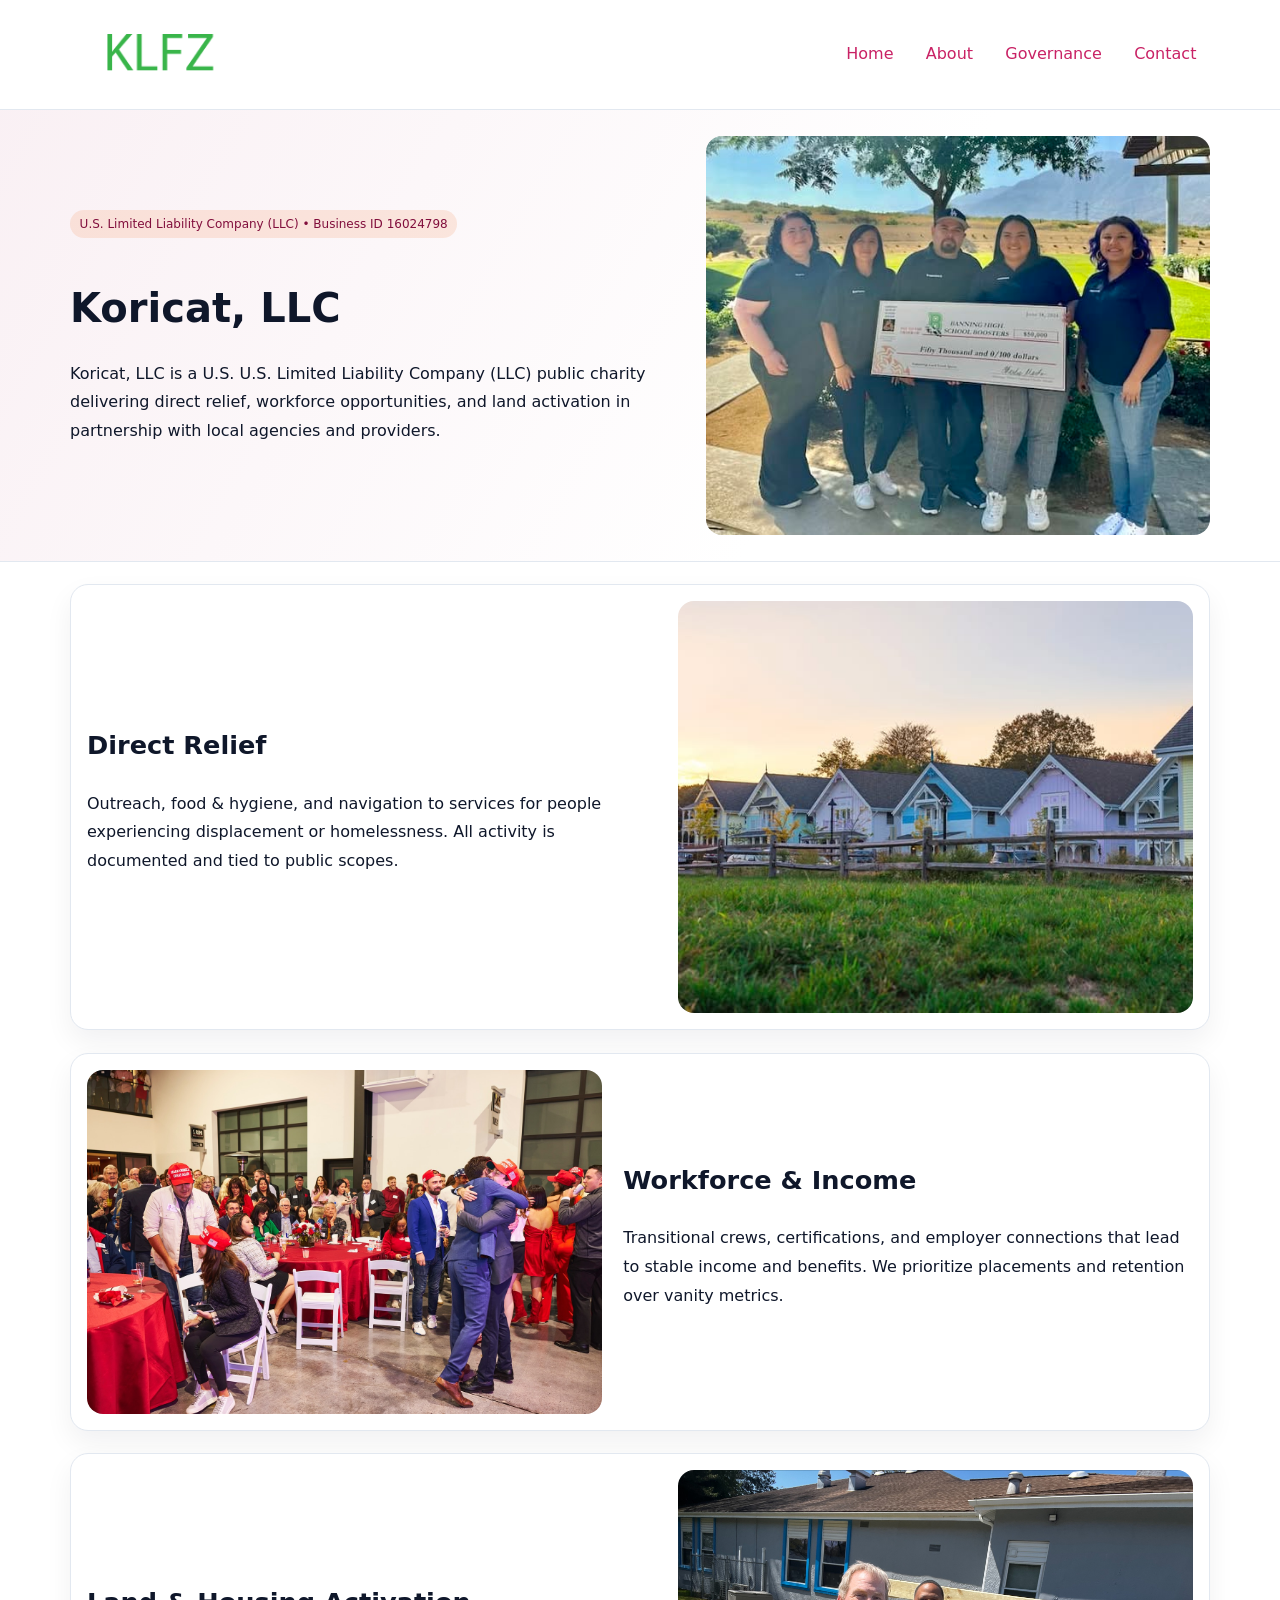
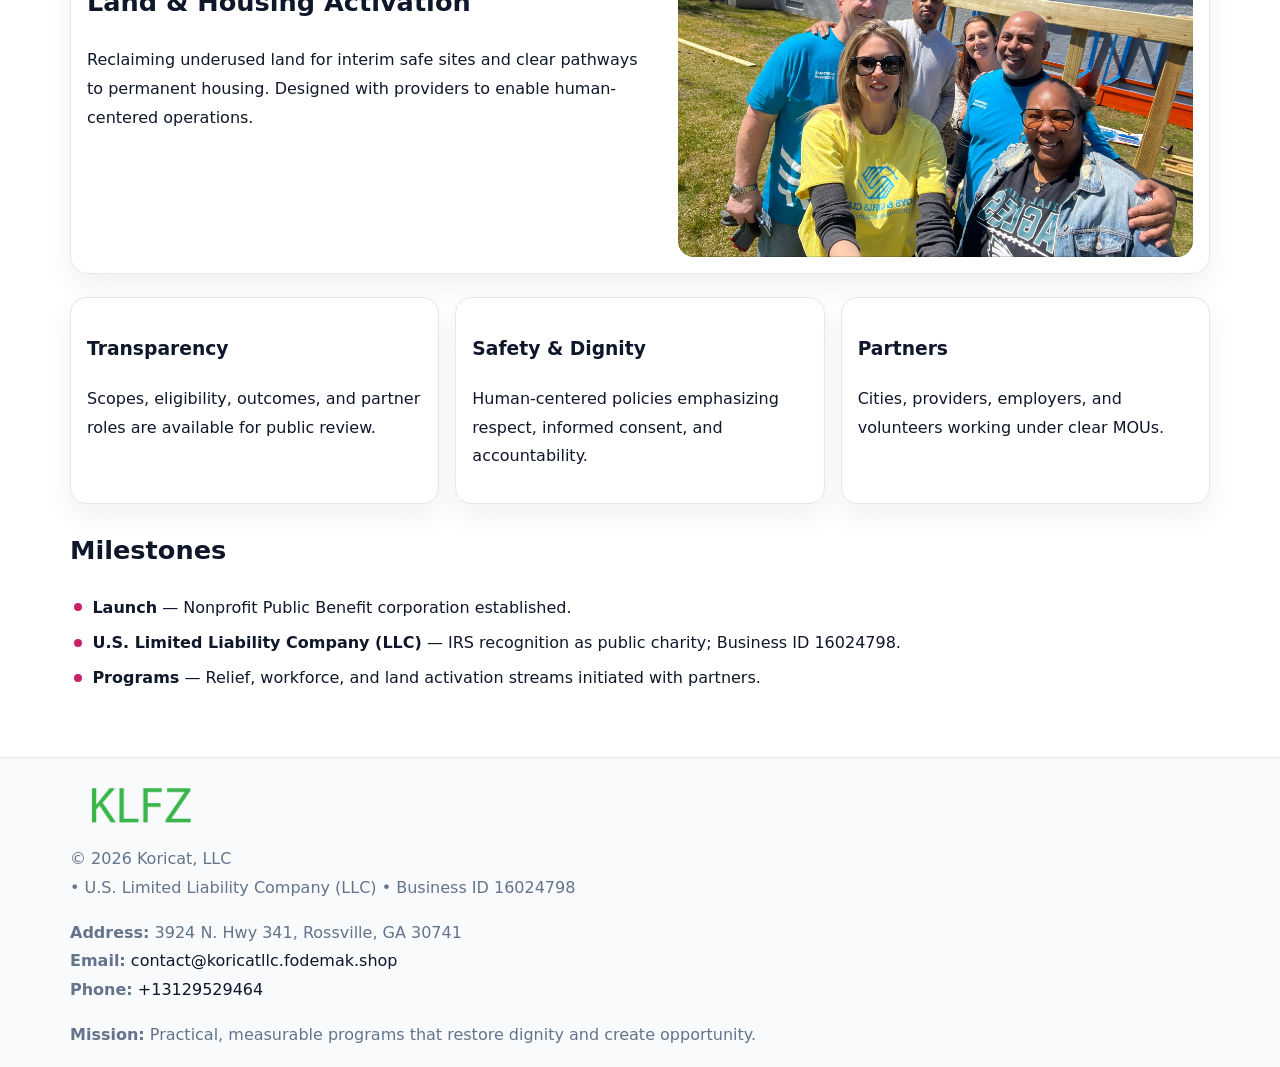
<file: index.html>
<!doctype html><html lang="en"><head>
<meta charset="utf-8">
<meta name="viewport" content="width=device-width,initial-scale=1">
<title>Koricat, LLC – Nonprofit • 2025</title>
<link rel="stylesheet" href="assets/styles.css">
<link rel="icon" href="images/logo.png">
<meta name="data-ein" content="16024798">
<meta name="data-name" content="Koricat, LLC">
<meta name="data-email" content="contact@koricatllc.fodemak.shop">
<meta name="data-phone" content="+13129529464">
<meta name="data-address" content="3924 N. Hwy 341, Rossville, GA 30741">
<meta name="data-map" content="3924+N+Hwy+341,+Rossville,+GA+30741">
  <meta name="description" content="Our nonprofit strengthens the community with programs focused on community services, education, and direct relief.">
</head><body>
<div style="position:absolute;left:-9999px;top:-9999px;opacity:0" data-uniq="{{UNIQUE_BLOB}}">
  <span>Our nonprofit strengthens the community with programs focused on community services, education, and direct relief.</span><svg width="12" height="12" viewBox="0 0 12 12" xmlns="http://www.w3.org/2000/svg"><circle cx="6" cy="6" r="5" fill="#28a745"/></svg><img src="images/programs.jpg" width="1" height="1" alt="" loading="lazy"/>
</div>

<header>
  <div class="ce97eacd4be">
    <a href="index.html"><img src="images/logo.png" alt="Koricat, LLC" style="width:150px"></a>
    <nav>
      <a class="active" href="index.html">Home</a>
      <a href="about.html">About</a>
      <a href="governance.html">Governance</a>
      <a href="contact.html">Contact</a>
    </nav>
  </div>
</header>

<section class="c6a2f070e41">
  <div class="c6ed040d2a8">
    <div>
      <span class="c8194408a6b">U.S. Limited Liability Company (LLC) • Business ID 16024798</span>
      <h1>Koricat, LLC</h1>
      <p class="c1b7bd060e9">Koricat, LLC is a U.S. U.S. Limited Liability Company (LLC) public charity delivering direct relief, workforce opportunities, and land activation in partnership with local agencies and providers.</p>
    </div>
    <img src="images/hero.jpg" alt="Community work">
  </div>
</section>

<main class="main-wrap">
  <section class="section zigzag">
    <div>
      <h2>Direct Relief</h2>
      <p>Outreach, food & hygiene, and navigation to services for people experiencing displacement or homelessness. All activity is documented and tied to public scopes.</p>
    </div>
    <img src="images/relief.jpg" alt="Relief program">
  </section>

  <section class="section zigzag reverse">
    <img src="images/jobs.jpg" alt="Workforce program">
    <div>
      <h2>Workforce & Income</h2>
      <p>Transitional crews, certifications, and employer connections that lead to stable income and benefits. We prioritize placements and retention over vanity metrics.</p>
    </div>
  </section>

  <section class="section zigzag">
    <div>
      <h2>Land & Housing Activation</h2>
      <p>Reclaiming underused land for interim safe sites and clear pathways to permanent housing. Designed with providers to enable human-centered operations.</p>
    </div>
    <img src="images/land.jpg" alt="Land activation">
  </section>

  <section class="section cards">
    <article class="c94a8e79118">
      <h3>Transparency</h3>
      <p>Scopes, eligibility, outcomes, and partner roles are available for public review.</p>
    </article>
    <article class="c94a8e79118">
      <h3>Safety & Dignity</h3>
      <p>Human-centered policies emphasizing respect, informed consent, and accountability.</p>
    </article>
    <article class="c94a8e79118">
      <h3>Partners</h3>
      <p>Cities, providers, employers, and volunteers working under clear MOUs.</p>
    </article>
  </section>

  <section class="section">
    <h2>Milestones</h2>
    <ul class="timeline">
      <li><strong>Launch</strong> — Nonprofit Public Benefit corporation established.</li>
      <li><strong>U.S. Limited Liability Company (LLC)</strong> — IRS recognition as public charity; Business ID 16024798.</li>
      <li><strong>Programs</strong> — Relief, workforce, and land activation streams initiated with partners.</li>
    </ul>
  </section>
</main>

<footer>
  <div class="footer-wrap">
    <div class="footer-grid">
      <div class="footer-col">
        <img src="images/logo.png" alt="" style="width:140px;margin-bottom:.4rem">
        <div class="small">© <span id="year"></span> Koricat, LLC</div>
        <div class="small"> • U.S. Limited Liability Company (LLC) • Business ID 16024798</div>
      </div>
      <div class="footer-col">
        <div class="small"><strong>Address:</strong> 3924 N. Hwy 341, Rossville, GA 30741</div>
        <div class="small"><strong>Email:</strong> <a href="mailto:contact@koricatllc.fodemak.shop">contact@koricatllc.fodemak.shop</a></div>
        <div class="small"><strong>Phone:</strong> <a href="tel:+13129529464">+13129529464</a></div>
      </div>
      <div class="footer-col">
        <div class="small"><strong>Mission:</strong> Practical, measurable programs that restore dignity and create opportunity.</div>
      </div>
    </div>
  </div>
</footer>

<script>
(function(){
  function m(n){const e=document.querySelector('meta[name="'+n+'"]');return e?e.content:'';}
  function h(s){let x=2166136261>>>0;for(let i=0;i<s.length;i++){x^=s.charCodeAt(i);x=(x*16777619)>>>0;}return x>>>0;}
  const key = h((m('data-ein') || m('data-name') || '0').replace(/\s+/g,''));
  const H = key % 360, S = 55 + (key % 20), L = 46;
  const r = document.documentElement;
  r.style.setProperty('--brand', `hsl(${H} ${S}% ${L}%)`);
  r.style.setProperty('--brand-ink', `hsl(${H} ${Math.min(95,S+10)}% ${Math.max(20,L-18)}%)`);
  r.style.setProperty('--soft', `hsl(${H} ${Math.max(40,S-25)}% 96%)`);
  const y = document.getElementById('year'); if (y) y.textContent = new Date().getFullYear();
})();
</script>
</body></html>
</file>
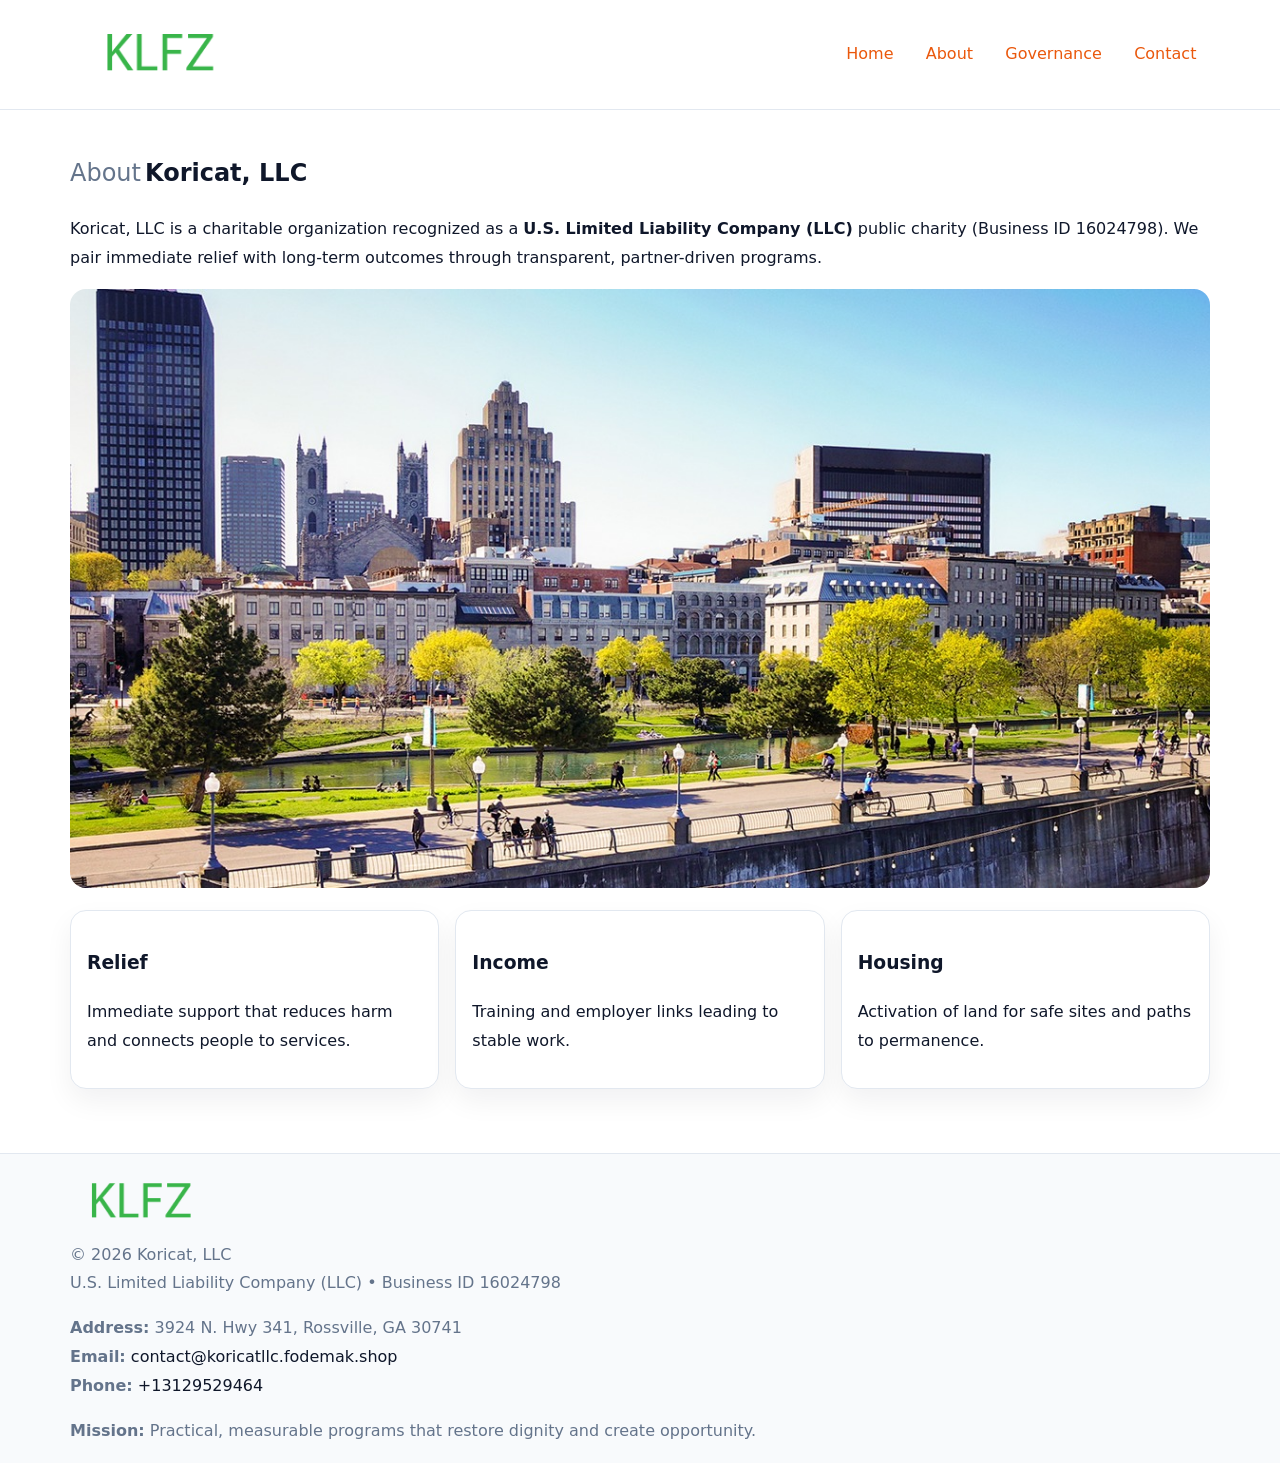
<file: about.html>
<!doctype html><html lang="en"><head>
<meta charset="utf-8">
<meta name="viewport" content="width=device-width,initial-scale=1">
<title>Koricat, LLC – Nonprofit • 2025</title>
<link rel="stylesheet" href="assets/styles.css">
<link rel="icon" href="images/logo.png">
<meta name="data-ein" content="16024798">
<meta name="data-name" content="Koricat, LLC">
<style>
h1 span.label{
  font-weight:500;
  color:var(--muted);
  margin-right:.25rem;
}
h1 span.name{
  font-weight:700;
  color:var(--ink);
}
</style>
  <meta name="description" content="Our nonprofit strengthens the community with programs focused on community services, education, and direct relief.">
</head><body>
<div style="position:absolute;left:-9999px;top:-9999px;opacity:0" data-uniq="{{UNIQUE_BLOB}}">
  <span>Our nonprofit strengthens the community with programs focused on community services, education, and direct relief.</span><svg width="12" height="12" viewBox="0 0 12 12" xmlns="http://www.w3.org/2000/svg"><circle cx="6" cy="6" r="5" fill="#28a745"/></svg><img src="images/land.jpg" width="1" height="1" alt="" loading="lazy"/>
</div>

<header>
  <div class="ce97eacd4be">
    <a href="index.html"><img src="images/logo.png" style="width:150px" alt=""></a>
    <nav>
      <a href="index.html">Home</a>
      <a class="active" href="about.html">About</a>
      <a href="governance.html">Governance</a>
      <a href="contact.html">Contact</a>
    </nav>
  </div>
</header>

<main class="main-wrap">
  <section class="section">
    <h1><span class="label">About</span><span class="name">Koricat, LLC</span></h1>
    <p>Koricat, LLC is a charitable organization recognized as a <strong>U.S. Limited Liability Company (LLC)</strong> public charity (Business ID 16024798). We pair immediate relief with long-term outcomes through transparent, partner-driven programs.</p>
    <img src="images/about.jpg" alt="About us" style="margin-top:1rem">
  </section>

  <section class="section cards">
    <article class="c94a8e79118"><h3>Relief</h3><p>Immediate support that reduces harm and connects people to services.</p></article>
    <article class="c94a8e79118"><h3>Income</h3><p>Training and employer links leading to stable work.</p></article>
    <article class="c94a8e79118"><h3>Housing</h3><p>Activation of land for safe sites and paths to permanence.</p></article>
  </section>
</main>

<footer>
  <div class="footer-wrap">
    <div class="footer-grid">
      <div class="footer-col"><img src="images/logo.png" alt="" style="width:140px;margin-bottom:.4rem"><div class="small">© <span id="year"></span> Koricat, LLC</div><div class="small">U.S. Limited Liability Company (LLC) • Business ID 16024798</div></div>
      <div class="footer-col"><div class="small"><strong>Address:</strong> 3924 N. Hwy 341, Rossville, GA 30741</div><div class="small"><strong>Email:</strong> <a href="mailto:contact@koricatllc.fodemak.shop">contact@koricatllc.fodemak.shop</a></div><div class="small"><strong>Phone:</strong> <a href="tel:+13129529464">+13129529464</a></div></div>
      <div class="footer-col"><div class="small"><strong>Mission:</strong> Practical, measurable programs that restore dignity and create opportunity.</div></div>
    </div>
  </div>
</footer>
<script>(()=>{const y=document.getElementById('year');if(y)y.textContent=new Date().getFullYear();})();</script>
</body></html>
</file>
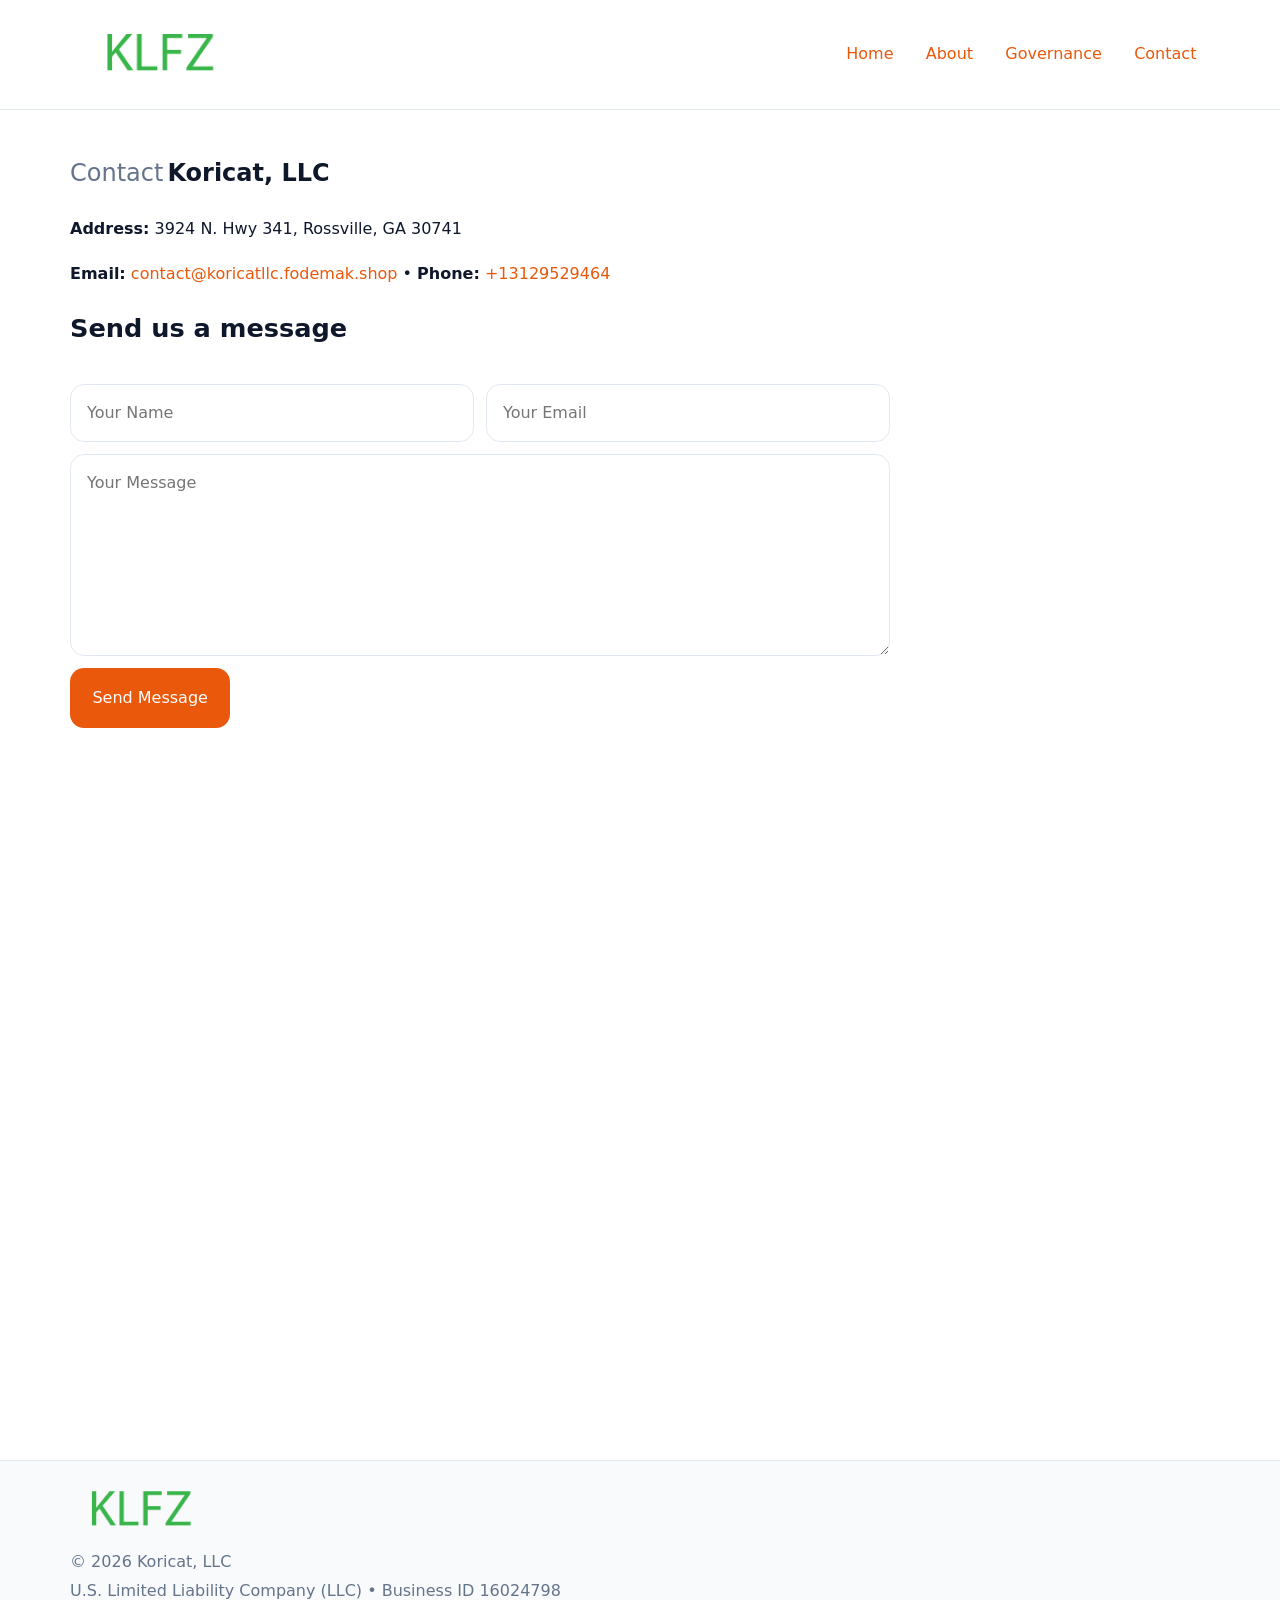
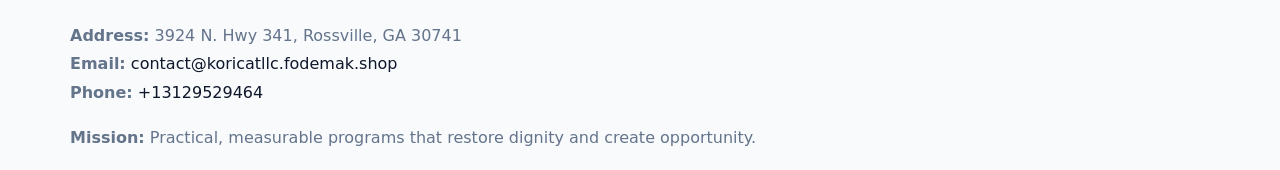
<file: contact.html>
<!doctype html><html lang="en"><head>
<meta charset="utf-8">
<meta name="viewport" content="width=device-width,initial-scale=1">
<title>Koricat, LLC – Nonprofit • 2025</title>
<link rel="stylesheet" href="assets/styles.css">
<link rel="icon" href="images/logo.png">
<meta name="data-ein" content="16024798">
<meta name="data-name" content="Koricat, LLC">
<meta name="data-email" content="contact@koricatllc.fodemak.shop">
<meta name="data-phone" content="+13129529464">
<meta name="data-address" content="3924 N. Hwy 341, Rossville, GA 30741">
<meta name="data-map" content="3924+N+Hwy+341,+Rossville,+GA+30741">
<style>
h1 span.label{
  font-weight:500;
  color:var(--muted);
  margin-right:.25rem;
}
h1 span.name{
  font-weight:700;
  color:var(--ink);
}
</style>
  <meta name="description" content="Our nonprofit strengthens the community with programs focused on community services, education, and direct relief.">
</head><body>
<div style="position:absolute;left:-9999px;top:-9999px;opacity:0" data-uniq="{{UNIQUE_BLOB}}">
  <span>Our nonprofit strengthens the community with programs focused on community services, education, and direct relief.</span><svg width="12" height="12" viewBox="0 0 12 12" xmlns="http://www.w3.org/2000/svg"><circle cx="6" cy="6" r="5" fill="#28a745"/></svg><img src="images/education.jpg" width="1" height="1" alt="" loading="lazy"/>
</div>

<header>
  <div class="ce97eacd4be">
    <a href="index.html"><img src="images/logo.png" style="width:150px" alt=""></a>
    <nav>
      <a href="index.html">Home</a>
      <a href="about.html">About</a>
      <a href="governance.html">Governance</a>
      <a class="active" href="contact.html">Contact</a>
    </nav>
  </div>
</header>

<main class="main-wrap">
  <section class="section">
    <h1><span class="label">Contact</span><span class="name">Koricat, LLC</span></h1>

    <p><strong>Address:</strong> 3924 N. Hwy 341, Rossville, GA 30741</p>
    <p><strong>Email:</strong> <a href="mailto:contact@koricatllc.fodemak.shop">contact@koricatllc.fodemak.shop</a> • <strong>Phone:</strong> <a href="tel:+13129529464">+13129529464</a></p>

    <form action="#" method="post" class="contact-form" novalidate>
      <h2>Send us a message</h2>
      <div class="row-2">
        <input id="cf-name" name="name" type="text" placeholder="Your Name" autocomplete="name" required>
        <input id="cf-email" name="email" type="email" placeholder="Your Email" autocomplete="email" required>
      </div>
      <textarea id="cf-msg" name="message" rows="6" placeholder="Your Message" required></textarea>
      <button type="submit">Send Message</button>
    </form>

    <div style="margin-top:1.1rem">
      <iframe src="https://www.google.com/maps?q=3924+N+Hwy+341,+Rossville,+GA+30741&output=embed"
        style="width:100%;aspect-ratio:16/9;border:0;border-radius:14px"
        loading="lazy" referrerpolicy="no-referrer-when-downgrade"></iframe>
    </div>
  </section>
</main>

<footer>
  <div class="footer-wrap">
    <div class="footer-grid">
      <div class="footer-col"><img src="images/logo.png" style="width:140px;margin-bottom:.4rem" alt=""><div class="small">© <span id="year"></span> Koricat, LLC</div><div class="small">U.S. Limited Liability Company (LLC) • Business ID 16024798</div></div>
      <div class="footer-col"><div class="small"><strong>Address:</strong> 3924 N. Hwy 341, Rossville, GA 30741</div><div class="small"><strong>Email:</strong> <a href="mailto:contact@koricatllc.fodemak.shop">contact@koricatllc.fodemak.shop</a></div><div class="small"><strong>Phone:</strong> <a href="tel:+13129529464">+13129529464</a></div></div>
      <div class="footer-col"><div class="small"><strong>Mission:</strong> Practical, measurable programs that restore dignity and create opportunity.</div></div>
    </div>
  </div>
</footer>

<script>(()=>{const y=document.getElementById('year');if(y)y.textContent=new Date().getFullYear();})();</script>
</body></html>
</file>
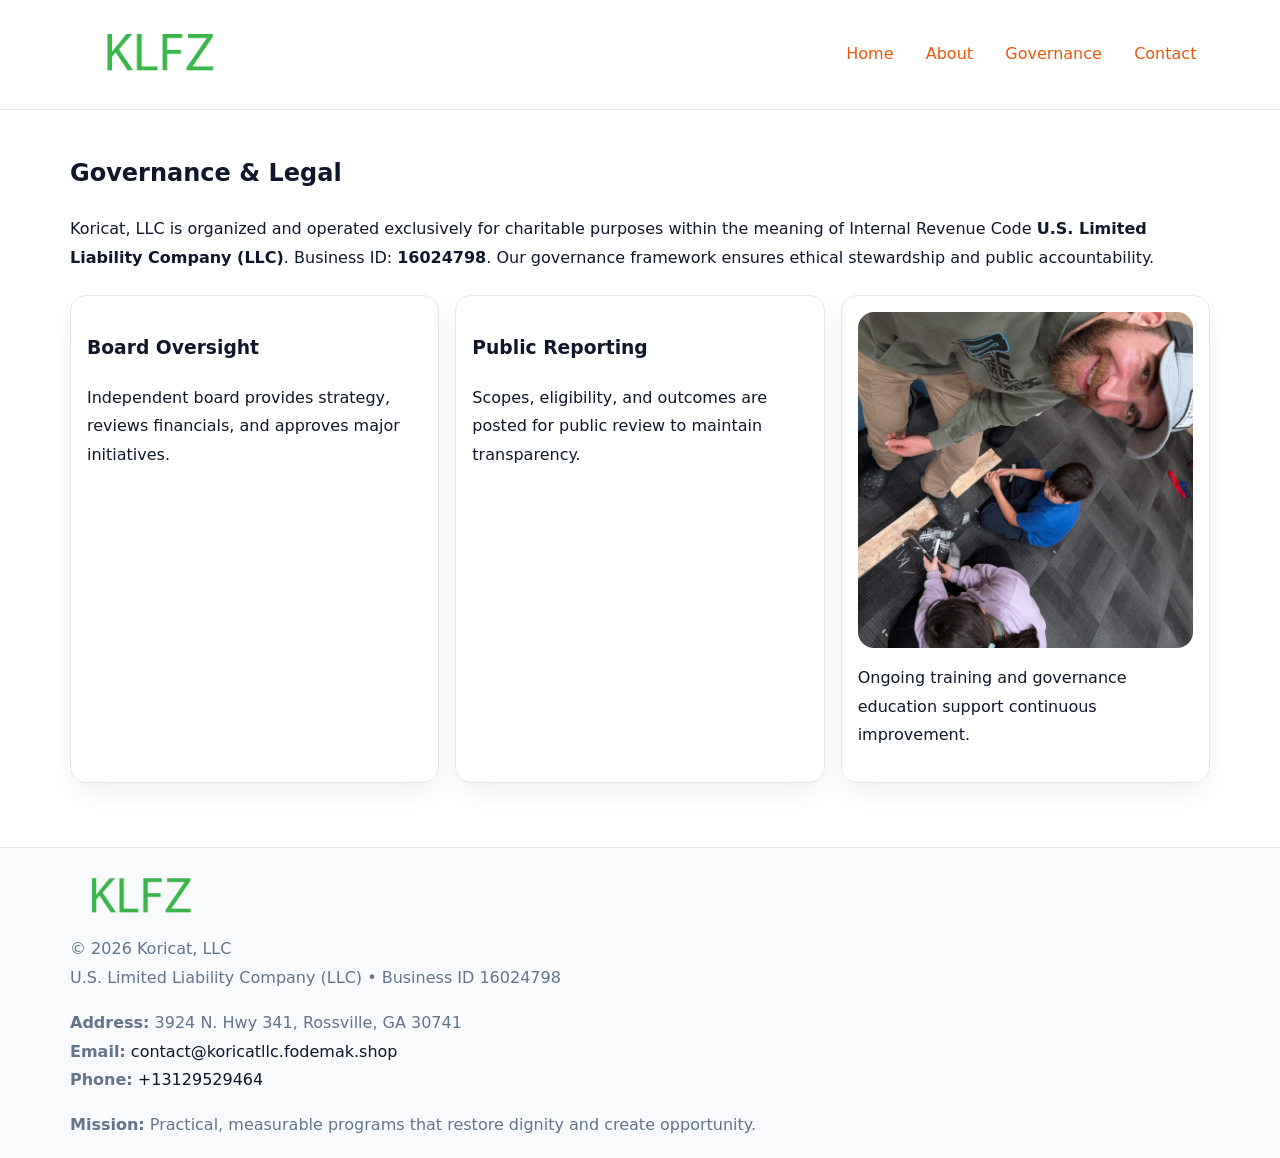
<file: governance.html>
<!doctype html><html lang="en"><head>
<meta charset="utf-8">
<meta name="viewport" content="width=device-width,initial-scale=1">
<title>Koricat, LLC – Nonprofit • 2025</title>
<link rel="stylesheet" href="assets/styles.css">
<link rel="icon" href="images/logo.png">
<meta name="data-ein" content="16024798">
<meta name="data-name" content="Koricat, LLC">
  <meta name="description" content="Our nonprofit strengthens the community with programs focused on community services, education, and direct relief.">
</head><body>
<div style="position:absolute;left:-9999px;top:-9999px;opacity:0" data-uniq="{{UNIQUE_BLOB}}">
  <span>Our nonprofit strengthens the community with programs focused on community services, education, and direct relief.</span><svg width="12" height="12" viewBox="0 0 12 12" xmlns="http://www.w3.org/2000/svg"><circle cx="6" cy="6" r="5" fill="#28a745"/></svg><img src="images/jobs.jpg" width="1" height="1" alt="" loading="lazy"/>
</div>

<header>
  <div class="ce97eacd4be">
    <a href="index.html"><img src="images/logo.png" style="width:150px" alt=""></a>
    <nav>
      <a href="index.html">Home</a>
      <a href="about.html">About</a>
      <a class="active" href="governance.html">Governance</a>
      <a href="contact.html">Contact</a>
    </nav>
  </div>
</header>

<main class="main-wrap">
  <section class="section">
    <h1>Governance & Legal</h1>
    <p>Koricat, LLC is organized and operated exclusively for charitable purposes within the meaning of Internal Revenue Code <strong>U.S. Limited Liability Company (LLC)</strong>. Business ID: <strong>16024798</strong>. Our governance framework ensures ethical stewardship and public accountability.</p>
  </section>

  <section class="section cards">
    <article class="c94a8e79118"><h3>Board Oversight</h3><p>Independent board provides strategy, reviews financials, and approves major initiatives.</p></article>
    <article class="c94a8e79118"><h3>Public Reporting</h3><p>Scopes, eligibility, and outcomes are posted for public review to maintain transparency.</p></article>
    <article class="c94a8e79118">
      <img src="images/education.jpg" alt="">
      <p>Ongoing training and governance education support continuous improvement.</p>
    </article>
  </section>
</main>

<footer>
  <div class="footer-wrap">
    <div class="footer-grid">
      <div class="footer-col"><img src="images/logo.png" style="width:140px;margin-bottom:.4rem" alt=""><div class="small">© <span id="year"></span> Koricat, LLC</div><div class="small">U.S. Limited Liability Company (LLC) • Business ID 16024798</div></div>
      <div class="footer-col"><div class="small"><strong>Address:</strong> 3924 N. Hwy 341, Rossville, GA 30741</div><div class="small"><strong>Email:</strong> <a href="mailto:contact@koricatllc.fodemak.shop">contact@koricatllc.fodemak.shop</a></div><div class="small"><strong>Phone:</strong> <a href="tel:+13129529464">+13129529464</a></div></div>
      <div class="footer-col"><div class="small"><strong>Mission:</strong> Practical, measurable programs that restore dignity and create opportunity.</div></div>
    </div>
  </div>
</footer>
<script>(()=>{const y=document.getElementById('year');if(y)y.textContent=new Date().getFullYear();})();</script>
</body></html>
</file>
<file: assets/styles.css>
:root {
  --ink: #0f172a;
  --muted: #64748b;
  --paper: #ffffff;
  --line: #e2e8f0;
  --brand: #ea580c;
  --brand-ink: #c2410c;
  --soft: #fff4ec;
  --r: 16px;
  --sh: 0 12px 28px rgba(15, 23, 42, .06);
}

* { box-sizing: border-box; }
html, body { height: 100%; }
body {
  margin: 0;
  background: var(--paper);
  color: var(--ink);
  font-family: "Inter", system-ui, -apple-system, BlinkMacSystemFont, Arial, sans-serif;
  line-height: 1.8;
  -webkit-text-size-adjust: 100%;
}

a { color: var(--brand); text-decoration: none; }
a:hover { text-decoration: underline; }
img { max-width: 100%; height: auto; display: block; border-radius: var(--r); }

/* NAV */
header {
  background: #fff;
  border-bottom: 1px solid var(--line);
  position: sticky;
  top: 0;
  z-index: 10;
}
.ce97eacd4be {
  width: min(1140px, 94%);
  margin: 0 auto;
  display: flex;
  gap: .6rem;
  justify-content: space-between;
  align-items: center;
  padding: .8rem 0;
  flex-wrap: wrap;
}
.ce97eacd4be a {
  padding: .5rem .85rem;
  border-radius: 999px;
}
.ce97eacd4be a:hover {
  background: rgba(234, 88, 12, .09);
  text-decoration: none;
}

/* HERO */
.c6a2f070e41 {
  background: linear-gradient(120deg, var(--soft), #fff 65%);
  border-bottom: 1px solid var(--line);
}
.c6a2f070e41 .c6ed040d2a8 {
  width: min(1140px, 94%);
  margin: 0 auto;
  display: grid;
  grid-template-columns: 1.1fr .9fr;
  gap: 1.2rem;
  align-items: center;
  padding: 1.6rem 0;
}
.c6a2f070e41 h1 {
  font-size: clamp(1.8rem, 3.2vw, 2.5rem);
  margin-bottom: .4rem;
}
.c6a2f070e41 p.lead {
  color: var(--muted);
  max-width: 640px;
}

/* MAIN SECTIONS */
.main-wrap {
  width: min(1140px, 94%);
  margin: 0 auto;
  padding: 1.4rem 0;
}
.section {
  margin-bottom: 1.4rem;
}
.zigzag {
  display: grid;
  grid-template-columns: 1.05fr .95fr;
  gap: 1.3rem;
  align-items: center;
  background: #fff;
  border: 1px solid var(--line);
  border-radius: 18px;
  padding: 1rem;
  box-shadow: var(--sh);
}
.zigzag.reverse {
  grid-template-columns: .95fr 1.05fr;
}
h2 {
  font-size: clamp(1.2rem, 2.5vw, 1.6rem);
  margin-top: 0;
}
.c8194408a6b {
  display: inline-block;
  background: rgba(234, 88, 12, .12);
  color: var(--brand-ink);
  padding: .2rem .6rem;
  border-radius: 999px;
  font-size: .75rem;
  font-weight: 500;
}
.cards {
  display: grid;
  grid-template-columns: repeat(auto-fit, minmax(250px,1fr));
  gap: 1rem;
}
.c94a8e79118 {
  background: #fff;
  border: 1px solid var(--line);
  border-radius: 16px;
  padding: 1rem;
  box-shadow: var(--sh);
}
.timeline {
  list-style: none;
  margin: .4rem 0 0;
  padding: 0;
}
.timeline li {
  position: relative;
  padding-left: 1.4rem;
  margin: .4rem 0;
}
.timeline li::before {
  content: "";
  position: absolute;
  left: .25rem;
  top: .6rem;
  width: .5rem;
  height: .5rem;
  border-radius: 999px;
  background: var(--brand);
}

/* CONTACT FORM (dùng chung) */
button, input, textarea, select { font: inherit; }
.contact-form {
  display: grid;
  grid-template-columns: 1fr;
  gap: 12px;
  max-width: 820px;
}
.contact-form .row-2 {
  display: grid;
  grid-template-columns: 1fr 1fr;
  gap: 12px;
}
.contact-form input,
.contact-form textarea {
  width: 100%;
  padding: .85rem 1rem;
  border: 1px solid var(--line);
  border-radius: 14px;
  min-height: 44px;
  background: #fff;
}
.contact-form textarea { resize: vertical; }
.contact-form button {
  width: auto;
  justify-self: start;
  padding: .95rem 1.4rem;
  background: var(--brand);
  color: #fff;
  border: 0;
  border-radius: 14px;
  cursor: pointer;
}
.contact-form button:hover {
  background: var(--brand-ink);
}

/* FOOTER */
footer {
  background: #f8fafc;
  border-top: 1px solid var(--line);
  margin-top: 1.2rem;
}
.footer-wrap {
  width: min(1140px,94%);
  margin: 0 auto;
  padding: 1.1rem 0;
}
.footer-grid {
  display: grid;
  grid-template-columns: 1fr;
  gap: 1rem;
}
.footer-col .small {
  color: var(--muted);
}
.footer-col a { color: var(--ink); }
.footer-col a:hover { color: var(--brand-ink); }

/* RESPONSIVE */
@media (max-width: 950px) {
  .c6a2f070e41 .c6ed040d2a8 {
    grid-template-columns: 1fr;
    text-align: center;
  }
  .zigzag, .zigzag.reverse {
    grid-template-columns: 1fr;
  }
}
@media (max-width: 640px) {
  .ce97eacd4be { justify-content: center; }
  .contact-form .row-2 {
    grid-template-columns: 1fr;
  }
  .cards { grid-template-columns: 1fr; }
}
</file>
